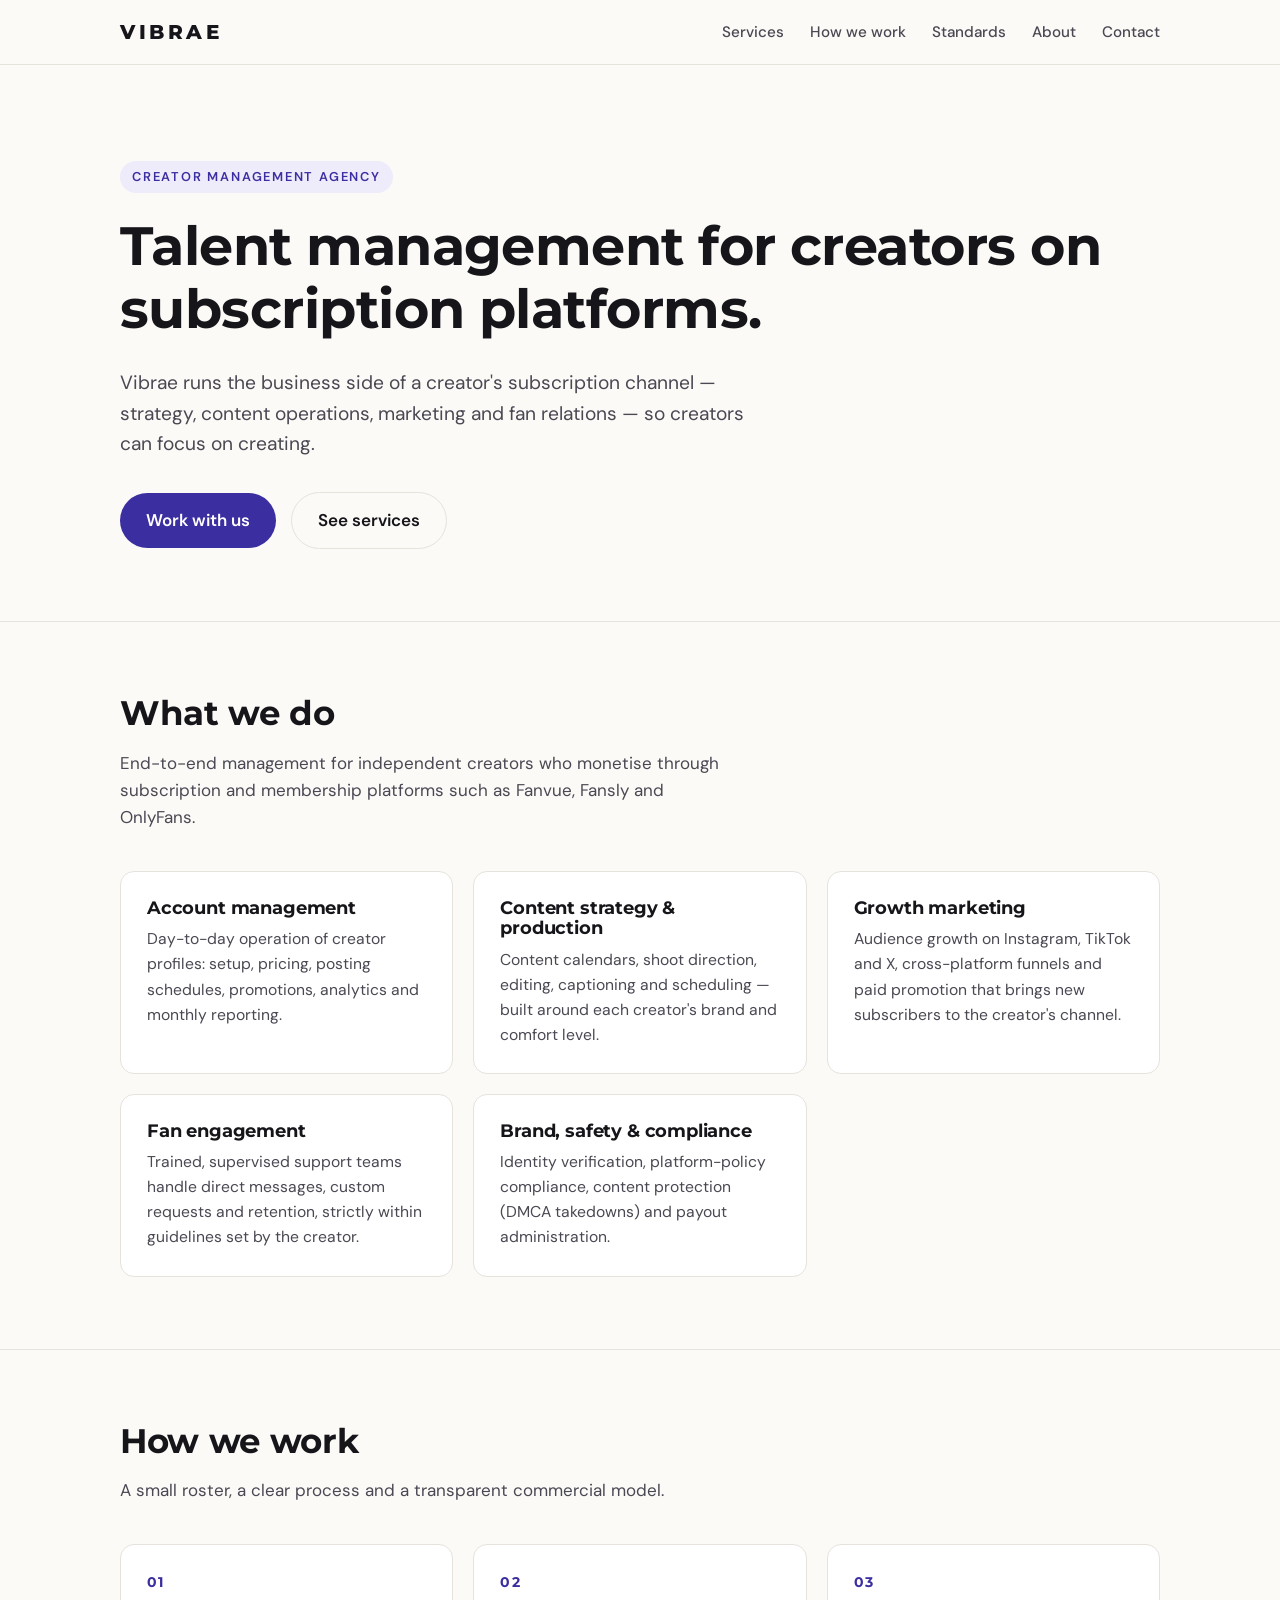
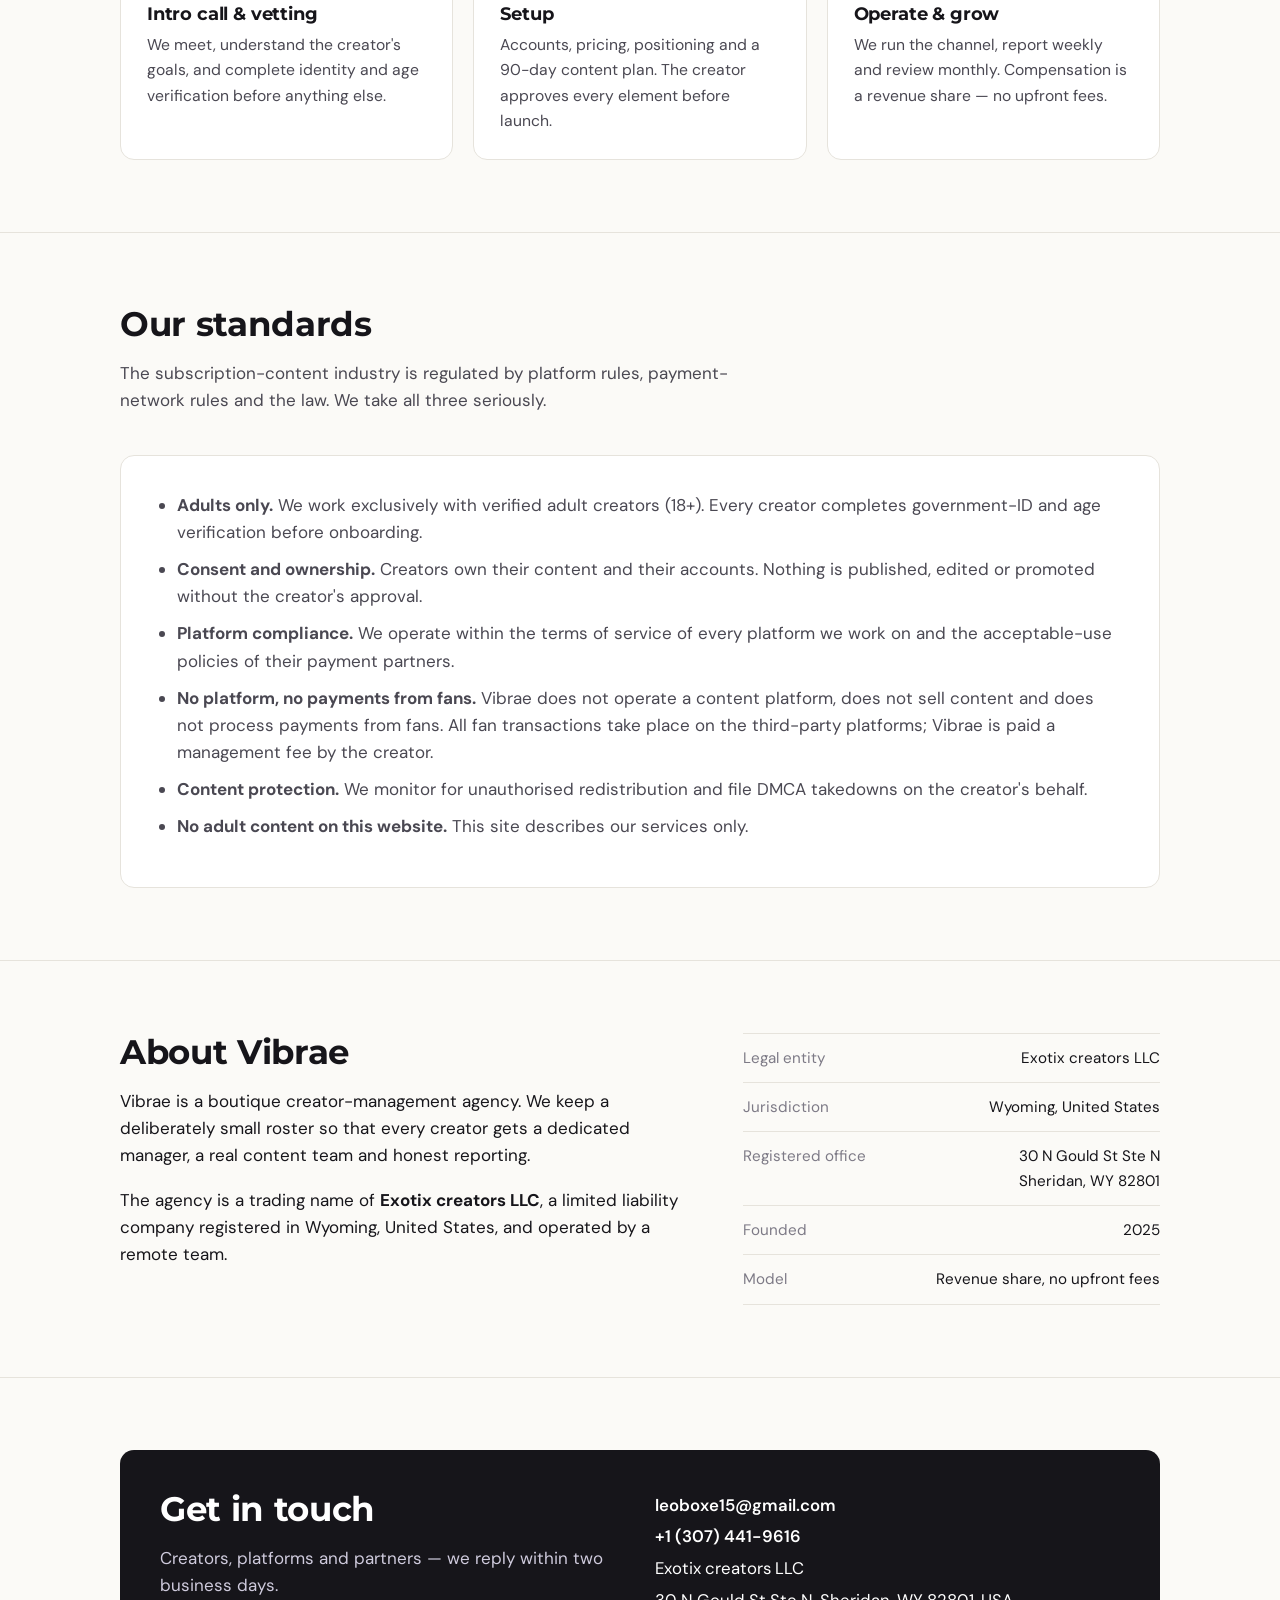
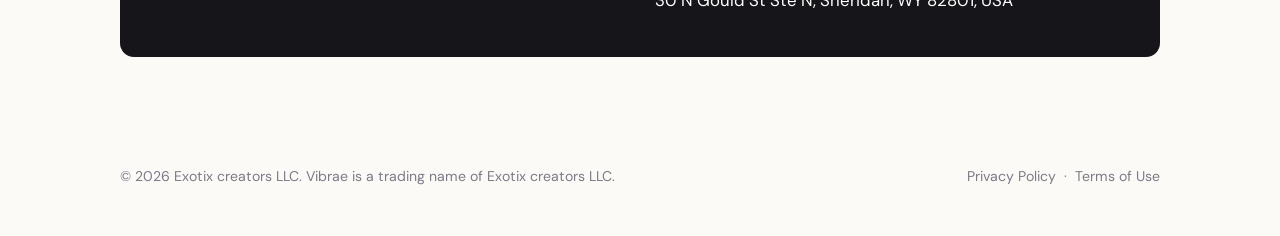
<file: index.html>
<!DOCTYPE html>
<html lang="en">
<head>
  <meta charset="utf-8">
  <meta name="viewport" content="width=device-width, initial-scale=1">
  <title>Vibrae — Creator Management Agency</title>
  <meta name="description" content="Vibrae is a boutique management agency for creators on subscription platforms. Account management, content strategy, growth marketing and fan engagement — operated by Exotix creators LLC (Wyoming, USA).">
  <link rel="canonical" href="https://vibrae.vip/">
  <meta property="og:title" content="Vibrae — Creator Management Agency">
  <meta property="og:description" content="Talent management for creators on subscription platforms. Strategy, content operations, marketing and fan relations.">
  <meta property="og:url" content="https://vibrae.vip/">
  <meta property="og:type" content="website">
  <link rel="icon" href="data:image/svg+xml,%3Csvg xmlns='http://www.w3.org/2000/svg' viewBox='0 0 64 64'%3E%3Crect width='64' height='64' rx='14' fill='%233b2ea0'/%3E%3Ctext x='32' y='44' font-family='Arial,Helvetica,sans-serif' font-size='36' font-weight='700' fill='white' text-anchor='middle'%3EV%3C/text%3E%3C/svg%3E">
  <link rel="preconnect" href="https://fonts.googleapis.com">
  <link rel="preconnect" href="https://fonts.gstatic.com" crossorigin>
  <link href="https://fonts.googleapis.com/css2?family=DM+Sans:wght@400;500;600&family=Montserrat:wght@700;800&display=swap" rel="stylesheet">
  <link rel="stylesheet" href="styles.css">
</head>
<body>

<header class="site-header">
  <div class="wrap">
    <a class="brand" href="/">VIBRAE</a>
    <nav class="nav" aria-label="Main">
      <a href="#services">Services</a>
      <a href="#process">How we work</a>
      <a href="#standards">Standards</a>
      <a href="#about">About</a>
      <a href="#contact">Contact</a>
    </nav>
  </div>
</header>

<main>

  <section class="hero">
    <div class="wrap">
      <span class="eyebrow">Creator management agency</span>
      <h1>Talent management for creators on subscription platforms.</h1>
      <p class="lead">Vibrae runs the business side of a creator's subscription channel — strategy, content operations, marketing and fan relations — so creators can focus on creating.</p>
      <a class="btn" href="mailto:leoboxe15@gmail.com">Work with us</a>
      <a class="btn ghost" href="#services">See services</a>
    </div>
  </section>

  <section id="services">
    <div class="wrap">
      <h2>What we do</h2>
      <p class="section-intro">End-to-end management for independent creators who monetise through subscription and membership platforms such as Fanvue, Fansly and OnlyFans.</p>
      <div class="grid">
        <div class="card">
          <h3>Account management</h3>
          <p>Day-to-day operation of creator profiles: setup, pricing, posting schedules, promotions, analytics and monthly reporting.</p>
        </div>
        <div class="card">
          <h3>Content strategy &amp; production</h3>
          <p>Content calendars, shoot direction, editing, captioning and scheduling — built around each creator's brand and comfort level.</p>
        </div>
        <div class="card">
          <h3>Growth marketing</h3>
          <p>Audience growth on Instagram, TikTok and X, cross-platform funnels and paid promotion that brings new subscribers to the creator's channel.</p>
        </div>
        <div class="card">
          <h3>Fan engagement</h3>
          <p>Trained, supervised support teams handle direct messages, custom requests and retention, strictly within guidelines set by the creator.</p>
        </div>
        <div class="card">
          <h3>Brand, safety &amp; compliance</h3>
          <p>Identity verification, platform-policy compliance, content protection (DMCA takedowns) and payout administration.</p>
        </div>
      </div>
    </div>
  </section>

  <section id="process">
    <div class="wrap">
      <h2>How we work</h2>
      <p class="section-intro">A small roster, a clear process and a transparent commercial model.</p>
      <div class="grid">
        <div class="card">
          <div class="num">01</div>
          <h3>Intro call &amp; vetting</h3>
          <p>We meet, understand the creator's goals, and complete identity and age verification before anything else.</p>
        </div>
        <div class="card">
          <div class="num">02</div>
          <h3>Setup</h3>
          <p>Accounts, pricing, positioning and a 90-day content plan. The creator approves every element before launch.</p>
        </div>
        <div class="card">
          <div class="num">03</div>
          <h3>Operate &amp; grow</h3>
          <p>We run the channel, report weekly and review monthly. Compensation is a revenue share — no upfront fees.</p>
        </div>
      </div>
    </div>
  </section>

  <section id="standards">
    <div class="wrap">
      <h2>Our standards</h2>
      <p class="section-intro">The subscription-content industry is regulated by platform rules, payment-network rules and the law. We take all three seriously.</p>
      <div class="standards">
        <ul>
          <li><strong>Adults only.</strong> We work exclusively with verified adult creators (18+). Every creator completes government-ID and age verification before onboarding.</li>
          <li><strong>Consent and ownership.</strong> Creators own their content and their accounts. Nothing is published, edited or promoted without the creator's approval.</li>
          <li><strong>Platform compliance.</strong> We operate within the terms of service of every platform we work on and the acceptable-use policies of their payment partners.</li>
          <li><strong>No platform, no payments from fans.</strong> Vibrae does not operate a content platform, does not sell content and does not process payments from fans. All fan transactions take place on the third-party platforms; Vibrae is paid a management fee by the creator.</li>
          <li><strong>Content protection.</strong> We monitor for unauthorised redistribution and file DMCA takedowns on the creator's behalf.</li>
          <li><strong>No adult content on this website.</strong> This site describes our services only.</li>
        </ul>
      </div>
    </div>
  </section>

  <section id="about">
    <div class="wrap">
      <div class="about-grid">
        <div>
          <h2>About Vibrae</h2>
          <p>Vibrae is a boutique creator-management agency. We keep a deliberately small roster so that every creator gets a dedicated manager, a real content team and honest reporting.</p>
          <p>The agency is a trading name of <strong>Exotix creators LLC</strong>, a limited liability company registered in Wyoming, United States, and operated by a remote team.</p>
        </div>
        <ul class="facts">
          <li><span>Legal entity</span><span>Exotix creators LLC</span></li>
          <li><span>Jurisdiction</span><span>Wyoming, United States</span></li>
          <li><span>Registered office</span><span>30 N Gould St Ste N<br>Sheridan, WY 82801</span></li>
          <li><span>Founded</span><span>2025</span></li>
          <li><span>Model</span><span>Revenue share, no upfront fees</span></li>
        </ul>
      </div>
    </div>
  </section>

  <section id="contact">
    <div class="wrap">
      <div class="contact-box">
        <div>
          <h2>Get in touch</h2>
          <p>Creators, platforms and partners — we reply within two business days.</p>
        </div>
        <div class="lines">
          <a href="mailto:leoboxe15@gmail.com">leoboxe15@gmail.com</a><br>
          <a href="tel:+13074419616">+1 (307) 441-9616</a><br>
          Exotix creators LLC<br>
          30 N Gould St Ste N, Sheridan, WY 82801, USA
        </div>
      </div>
    </div>
  </section>

</main>

<footer class="site-footer">
  <div class="wrap">
    <div>© 2026 Exotix creators LLC. Vibrae is a trading name of Exotix creators LLC.</div>
    <div><a href="privacy.html">Privacy Policy</a> &nbsp;·&nbsp; <a href="terms.html">Terms of Use</a></div>
  </div>
</footer>

</body>
</html>
</file>
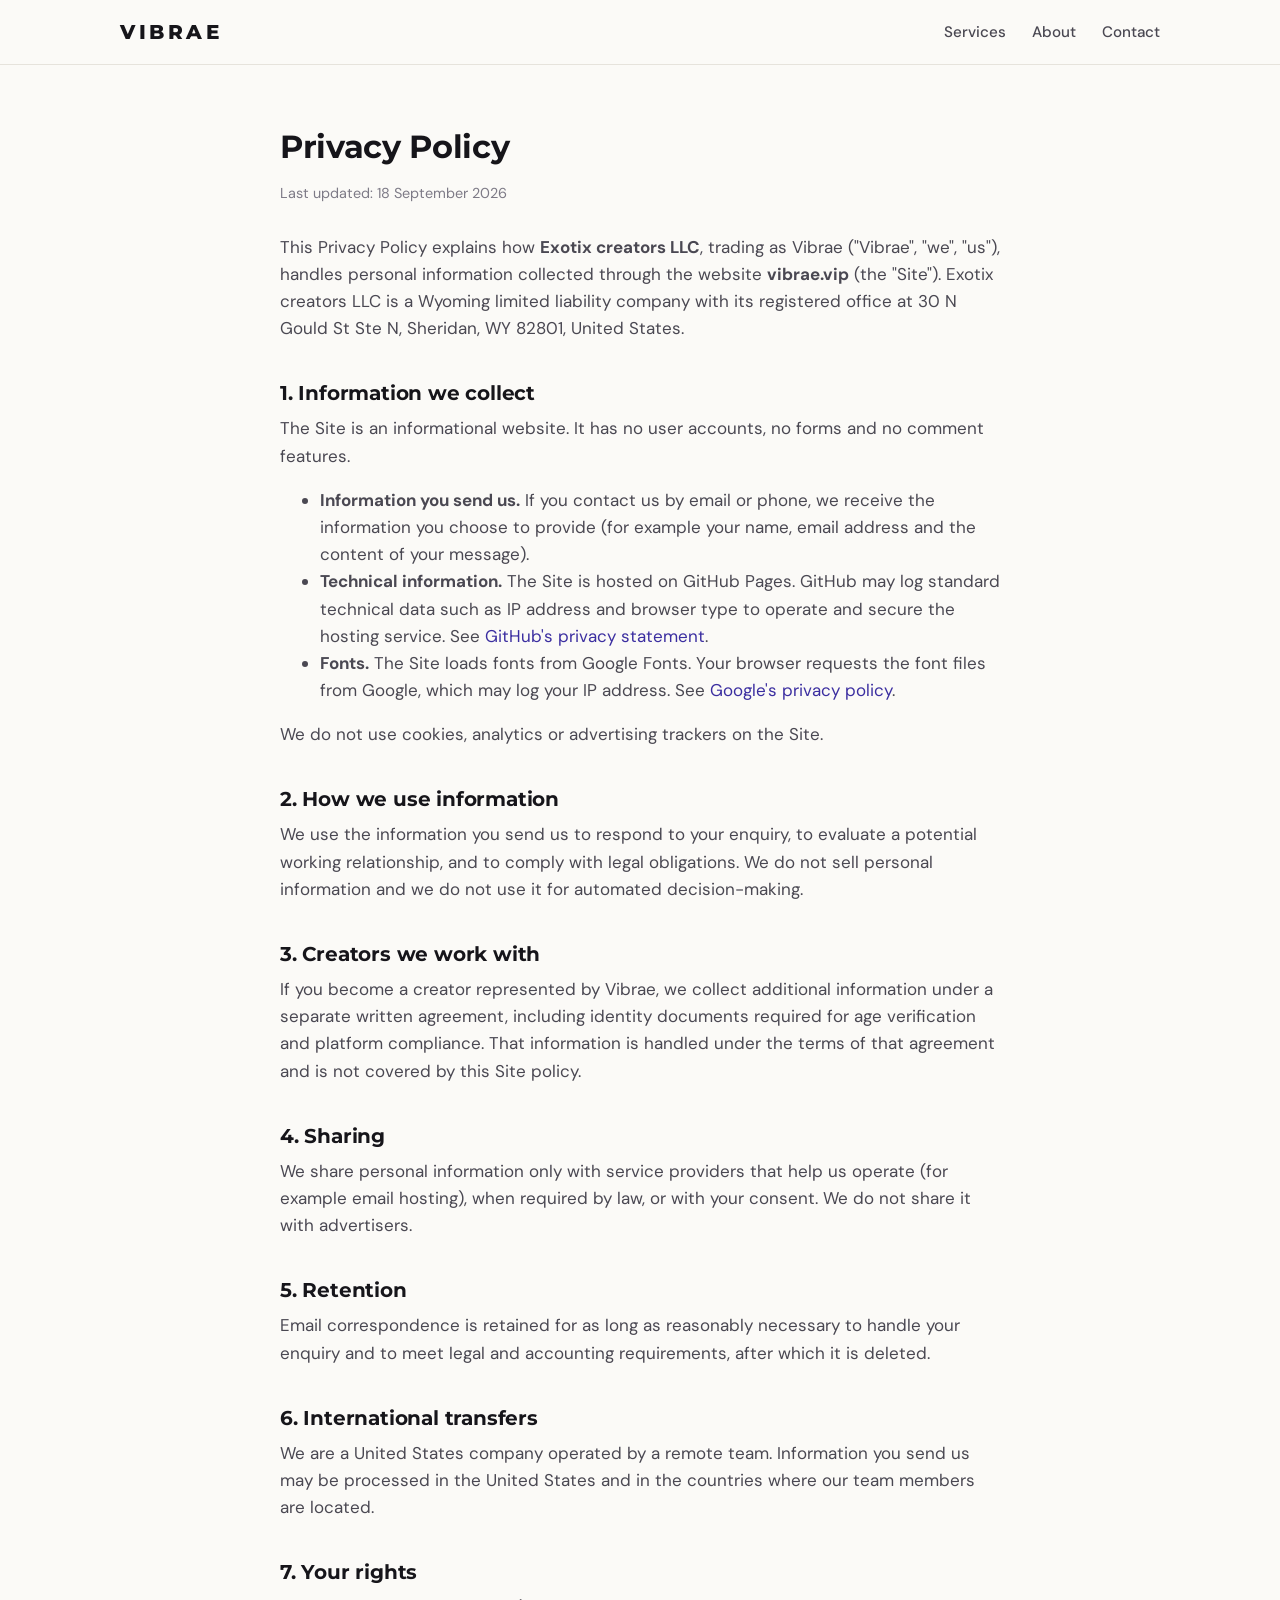
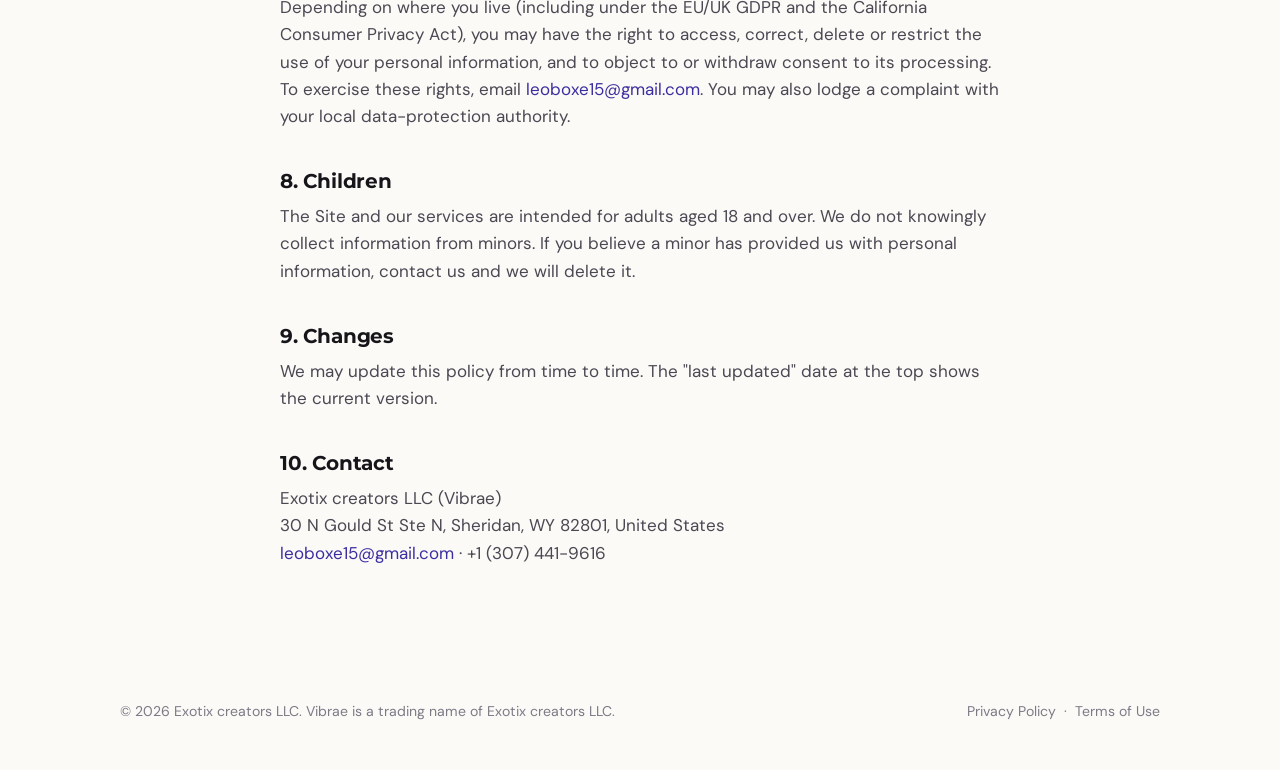
<file: privacy.html>
<!DOCTYPE html>
<html lang="en">
<head>
  <meta charset="utf-8">
  <meta name="viewport" content="width=device-width, initial-scale=1">
  <title>Privacy Policy — Vibrae</title>
  <meta name="description" content="Privacy Policy for vibrae.vip, operated by Exotix creators LLC.">
  <link rel="canonical" href="https://vibrae.vip/privacy.html">
  <link rel="icon" href="data:image/svg+xml,%3Csvg xmlns='http://www.w3.org/2000/svg' viewBox='0 0 64 64'%3E%3Crect width='64' height='64' rx='14' fill='%233b2ea0'/%3E%3Ctext x='32' y='44' font-family='Arial,Helvetica,sans-serif' font-size='36' font-weight='700' fill='white' text-anchor='middle'%3EV%3C/text%3E%3C/svg%3E">
  <link rel="preconnect" href="https://fonts.googleapis.com">
  <link rel="preconnect" href="https://fonts.gstatic.com" crossorigin>
  <link href="https://fonts.googleapis.com/css2?family=DM+Sans:wght@400;500;600&family=Montserrat:wght@700;800&display=swap" rel="stylesheet">
  <link rel="stylesheet" href="styles.css">
</head>
<body>

<header class="site-header">
  <div class="wrap">
    <a class="brand" href="/">VIBRAE</a>
    <nav class="nav" aria-label="Main">
      <a href="/#services">Services</a>
      <a href="/#about">About</a>
      <a href="/#contact">Contact</a>
    </nav>
  </div>
</header>

<main class="legal">
  <h1>Privacy Policy</h1>
  <p class="meta">Last updated: 18 September 2026</p>

  <p>This Privacy Policy explains how <strong>Exotix creators LLC</strong>, trading as Vibrae ("Vibrae", "we", "us"), handles personal information collected through the website <strong>vibrae.vip</strong> (the "Site"). Exotix creators LLC is a Wyoming limited liability company with its registered office at 30 N Gould St Ste N, Sheridan, WY 82801, United States.</p>

  <h2>1. Information we collect</h2>
  <p>The Site is an informational website. It has no user accounts, no forms and no comment features.</p>
  <ul>
    <li><strong>Information you send us.</strong> If you contact us by email or phone, we receive the information you choose to provide (for example your name, email address and the content of your message).</li>
    <li><strong>Technical information.</strong> The Site is hosted on GitHub Pages. GitHub may log standard technical data such as IP address and browser type to operate and secure the hosting service. See <a href="https://docs.github.com/en/site-policy/privacy-policies/github-general-privacy-statement" rel="noopener">GitHub's privacy statement</a>.</li>
    <li><strong>Fonts.</strong> The Site loads fonts from Google Fonts. Your browser requests the font files from Google, which may log your IP address. See <a href="https://policies.google.com/privacy" rel="noopener">Google's privacy policy</a>.</li>
  </ul>
  <p>We do not use cookies, analytics or advertising trackers on the Site.</p>

  <h2>2. How we use information</h2>
  <p>We use the information you send us to respond to your enquiry, to evaluate a potential working relationship, and to comply with legal obligations. We do not sell personal information and we do not use it for automated decision-making.</p>

  <h2>3. Creators we work with</h2>
  <p>If you become a creator represented by Vibrae, we collect additional information under a separate written agreement, including identity documents required for age verification and platform compliance. That information is handled under the terms of that agreement and is not covered by this Site policy.</p>

  <h2>4. Sharing</h2>
  <p>We share personal information only with service providers that help us operate (for example email hosting), when required by law, or with your consent. We do not share it with advertisers.</p>

  <h2>5. Retention</h2>
  <p>Email correspondence is retained for as long as reasonably necessary to handle your enquiry and to meet legal and accounting requirements, after which it is deleted.</p>

  <h2>6. International transfers</h2>
  <p>We are a United States company operated by a remote team. Information you send us may be processed in the United States and in the countries where our team members are located.</p>

  <h2>7. Your rights</h2>
  <p>Depending on where you live (including under the EU/UK GDPR and the California Consumer Privacy Act), you may have the right to access, correct, delete or restrict the use of your personal information, and to object to or withdraw consent to its processing. To exercise these rights, email <a href="mailto:leoboxe15@gmail.com">leoboxe15@gmail.com</a>. You may also lodge a complaint with your local data-protection authority.</p>

  <h2>8. Children</h2>
  <p>The Site and our services are intended for adults aged 18 and over. We do not knowingly collect information from minors. If you believe a minor has provided us with personal information, contact us and we will delete it.</p>

  <h2>9. Changes</h2>
  <p>We may update this policy from time to time. The "last updated" date at the top shows the current version.</p>

  <h2>10. Contact</h2>
  <p>Exotix creators LLC (Vibrae)<br>30 N Gould St Ste N, Sheridan, WY 82801, United States<br><a href="mailto:leoboxe15@gmail.com">leoboxe15@gmail.com</a> · +1 (307) 441-9616</p>
</main>

<footer class="site-footer">
  <div class="wrap">
    <div>© 2026 Exotix creators LLC. Vibrae is a trading name of Exotix creators LLC.</div>
    <div><a href="privacy.html">Privacy Policy</a> &nbsp;·&nbsp; <a href="terms.html">Terms of Use</a></div>
  </div>
</footer>

</body>
</html>
</file>
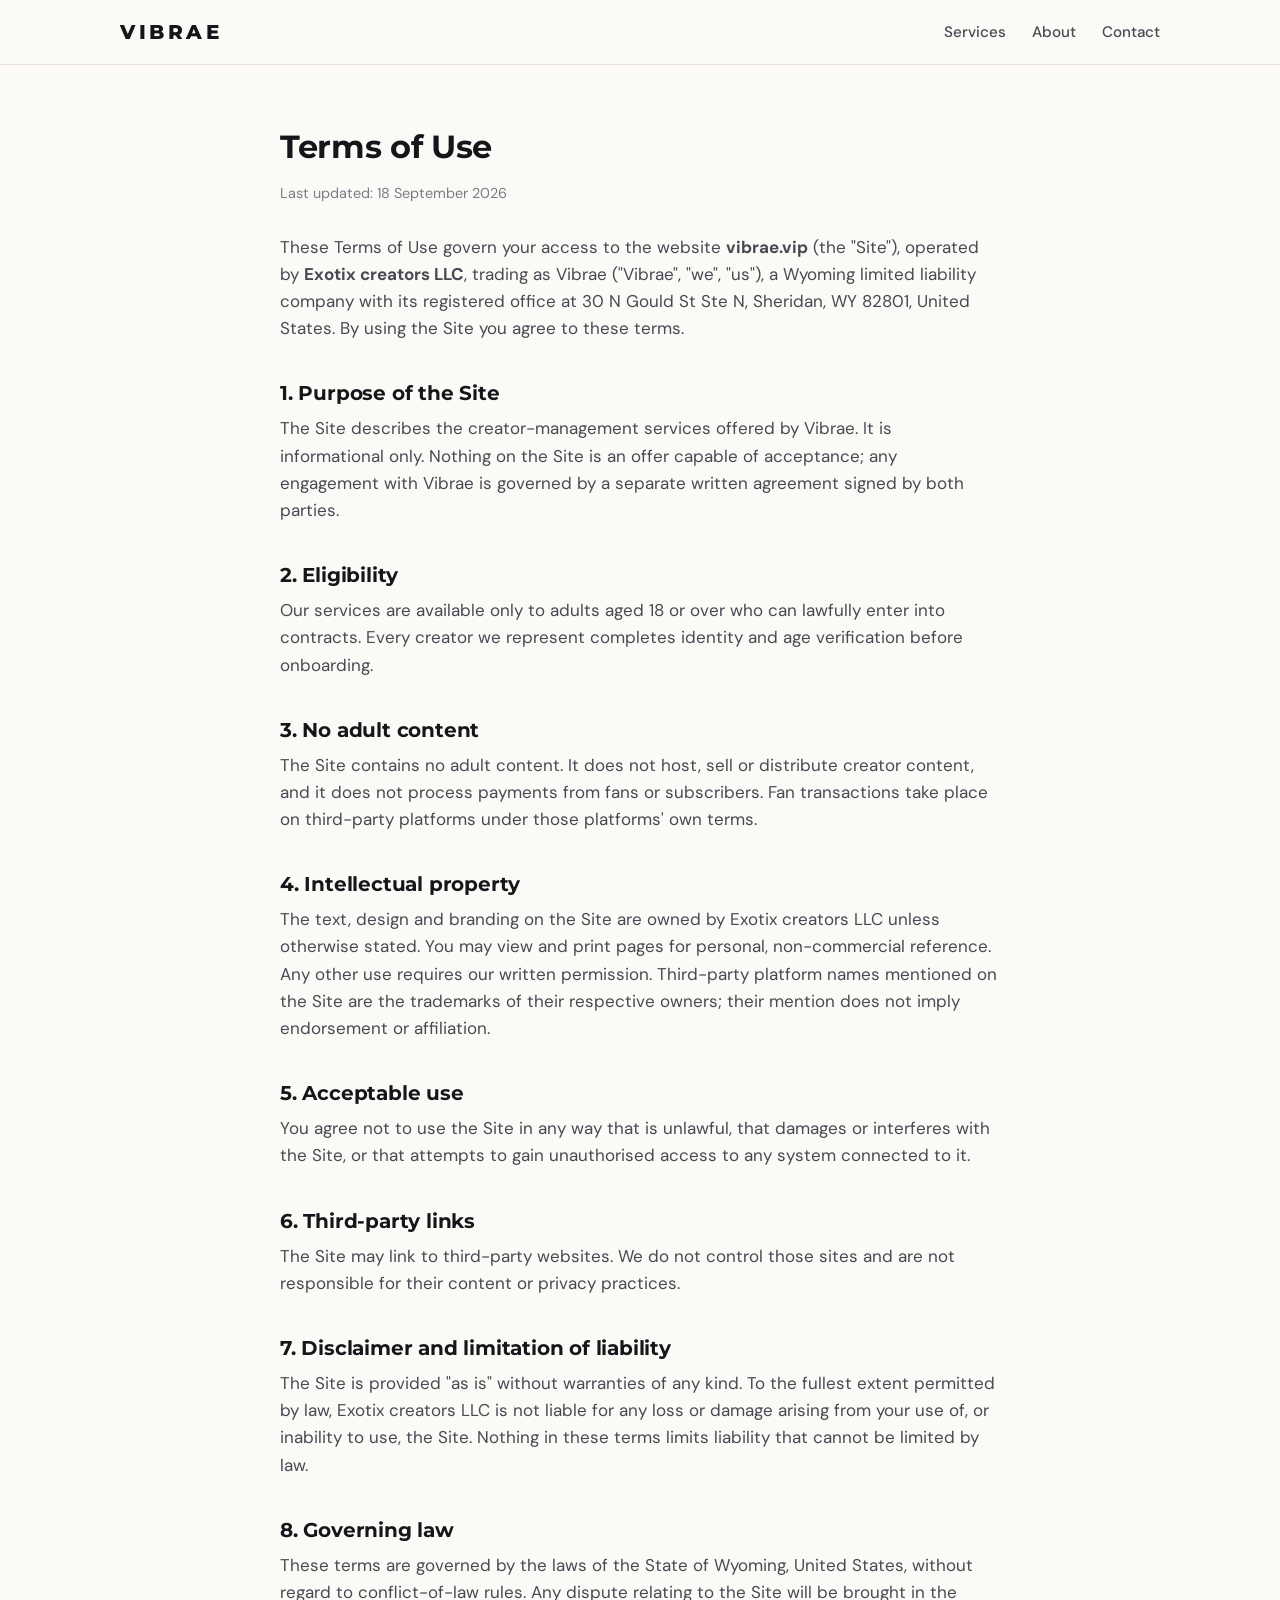
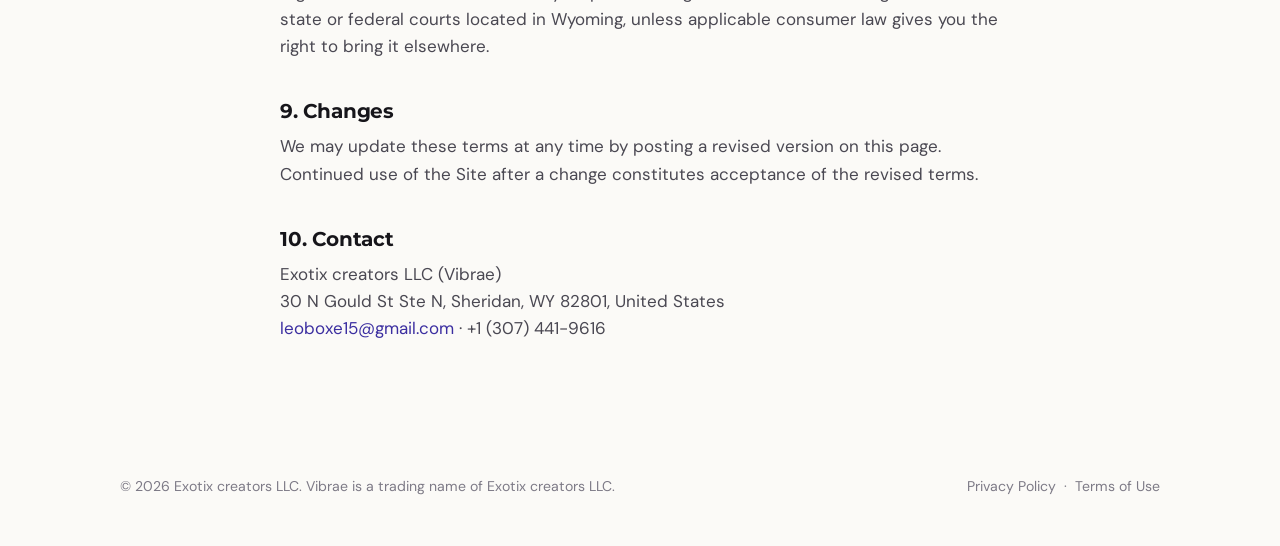
<file: terms.html>
<!DOCTYPE html>
<html lang="en">
<head>
  <meta charset="utf-8">
  <meta name="viewport" content="width=device-width, initial-scale=1">
  <title>Terms of Use — Vibrae</title>
  <meta name="description" content="Terms of Use for vibrae.vip, operated by Exotix creators LLC.">
  <link rel="canonical" href="https://vibrae.vip/terms.html">
  <link rel="icon" href="data:image/svg+xml,%3Csvg xmlns='http://www.w3.org/2000/svg' viewBox='0 0 64 64'%3E%3Crect width='64' height='64' rx='14' fill='%233b2ea0'/%3E%3Ctext x='32' y='44' font-family='Arial,Helvetica,sans-serif' font-size='36' font-weight='700' fill='white' text-anchor='middle'%3EV%3C/text%3E%3C/svg%3E">
  <link rel="preconnect" href="https://fonts.googleapis.com">
  <link rel="preconnect" href="https://fonts.gstatic.com" crossorigin>
  <link href="https://fonts.googleapis.com/css2?family=DM+Sans:wght@400;500;600&family=Montserrat:wght@700;800&display=swap" rel="stylesheet">
  <link rel="stylesheet" href="styles.css">
</head>
<body>

<header class="site-header">
  <div class="wrap">
    <a class="brand" href="/">VIBRAE</a>
    <nav class="nav" aria-label="Main">
      <a href="/#services">Services</a>
      <a href="/#about">About</a>
      <a href="/#contact">Contact</a>
    </nav>
  </div>
</header>

<main class="legal">
  <h1>Terms of Use</h1>
  <p class="meta">Last updated: 18 September 2026</p>

  <p>These Terms of Use govern your access to the website <strong>vibrae.vip</strong> (the "Site"), operated by <strong>Exotix creators LLC</strong>, trading as Vibrae ("Vibrae", "we", "us"), a Wyoming limited liability company with its registered office at 30 N Gould St Ste N, Sheridan, WY 82801, United States. By using the Site you agree to these terms.</p>

  <h2>1. Purpose of the Site</h2>
  <p>The Site describes the creator-management services offered by Vibrae. It is informational only. Nothing on the Site is an offer capable of acceptance; any engagement with Vibrae is governed by a separate written agreement signed by both parties.</p>

  <h2>2. Eligibility</h2>
  <p>Our services are available only to adults aged 18 or over who can lawfully enter into contracts. Every creator we represent completes identity and age verification before onboarding.</p>

  <h2>3. No adult content</h2>
  <p>The Site contains no adult content. It does not host, sell or distribute creator content, and it does not process payments from fans or subscribers. Fan transactions take place on third-party platforms under those platforms' own terms.</p>

  <h2>4. Intellectual property</h2>
  <p>The text, design and branding on the Site are owned by Exotix creators LLC unless otherwise stated. You may view and print pages for personal, non-commercial reference. Any other use requires our written permission. Third-party platform names mentioned on the Site are the trademarks of their respective owners; their mention does not imply endorsement or affiliation.</p>

  <h2>5. Acceptable use</h2>
  <p>You agree not to use the Site in any way that is unlawful, that damages or interferes with the Site, or that attempts to gain unauthorised access to any system connected to it.</p>

  <h2>6. Third-party links</h2>
  <p>The Site may link to third-party websites. We do not control those sites and are not responsible for their content or privacy practices.</p>

  <h2>7. Disclaimer and limitation of liability</h2>
  <p>The Site is provided "as is" without warranties of any kind. To the fullest extent permitted by law, Exotix creators LLC is not liable for any loss or damage arising from your use of, or inability to use, the Site. Nothing in these terms limits liability that cannot be limited by law.</p>

  <h2>8. Governing law</h2>
  <p>These terms are governed by the laws of the State of Wyoming, United States, without regard to conflict-of-law rules. Any dispute relating to the Site will be brought in the state or federal courts located in Wyoming, unless applicable consumer law gives you the right to bring it elsewhere.</p>

  <h2>9. Changes</h2>
  <p>We may update these terms at any time by posting a revised version on this page. Continued use of the Site after a change constitutes acceptance of the revised terms.</p>

  <h2>10. Contact</h2>
  <p>Exotix creators LLC (Vibrae)<br>30 N Gould St Ste N, Sheridan, WY 82801, United States<br><a href="mailto:leoboxe15@gmail.com">leoboxe15@gmail.com</a> · +1 (307) 441-9616</p>
</main>

<footer class="site-footer">
  <div class="wrap">
    <div>© 2026 Exotix creators LLC. Vibrae is a trading name of Exotix creators LLC.</div>
    <div><a href="privacy.html">Privacy Policy</a> &nbsp;·&nbsp; <a href="terms.html">Terms of Use</a></div>
  </div>
</footer>

</body>
</html>
</file>
<file: styles.css>
:root {
  --bg: #fbfaf7;
  --surface: #ffffff;
  --ink: #16151a;
  --ink-2: #4a4852;
  --ink-3: #7d7a86;
  --line: #e6e3dc;
  --accent: #3b2ea0;
  --accent-ink: #ffffff;
  --accent-soft: #eeebfa;
  --max: 1080px;
  --radius: 14px;
}

* { box-sizing: border-box; }
html { scroll-behavior: smooth; }
body {
  margin: 0;
  font-family: "DM Sans", system-ui, -apple-system, "Segoe UI", sans-serif;
  font-size: 17px;
  line-height: 1.6;
  color: var(--ink);
  background: var(--bg);
  -webkit-font-smoothing: antialiased;
}
h1, h2, h3 {
  font-family: "Montserrat", "DM Sans", system-ui, sans-serif;
  font-weight: 700;
  letter-spacing: -0.01em;
  line-height: 1.15;
  margin: 0 0 0.5em;
}
h1 { font-size: clamp(2.1rem, 5vw, 3.4rem); }
h2 { font-size: clamp(1.5rem, 3vw, 2.1rem); }
h3 { font-size: 1.1rem; }
p { margin: 0 0 1em; }
a { color: var(--accent); text-decoration: none; }
a:hover { text-decoration: underline; }

.wrap { max-width: var(--max); margin: 0 auto; padding: 0 20px; }

/* Header */
.site-header {
  position: sticky; top: 0; z-index: 10;
  background: rgba(251, 250, 247, 0.92);
  backdrop-filter: blur(8px);
  border-bottom: 1px solid var(--line);
}
.site-header .wrap {
  display: flex; align-items: center; justify-content: space-between;
  height: 64px;
}
.brand {
  font-family: "Montserrat", sans-serif;
  font-weight: 800;
  font-size: 1.25rem;
  letter-spacing: 0.18em;
  color: var(--ink);
  text-decoration: none;
}
.brand:hover { text-decoration: none; }
.nav { display: flex; gap: 26px; }
.nav a { color: var(--ink-2); font-size: 0.95rem; font-weight: 500; }
.nav a:hover { color: var(--ink); text-decoration: none; }
@media (max-width: 640px) { .nav { display: none; } }

/* Hero */
.hero { padding: 96px 0 72px; }
.hero .eyebrow {
  display: inline-block;
  font-size: 0.8rem; font-weight: 600; letter-spacing: 0.14em; text-transform: uppercase;
  color: var(--accent); background: var(--accent-soft);
  padding: 6px 12px; border-radius: 999px; margin-bottom: 22px;
}
.hero p.lead { font-size: 1.2rem; color: var(--ink-2); max-width: 640px; margin-bottom: 32px; }
.btn {
  display: inline-block;
  background: var(--accent); color: var(--accent-ink);
  font-weight: 600; padding: 14px 26px; border-radius: 999px;
}
.btn:hover { text-decoration: none; filter: brightness(1.08); }
.btn.ghost { background: transparent; color: var(--ink); border: 1px solid var(--line); margin-left: 10px; }

/* Sections */
section { padding: 72px 0; }
section + section { border-top: 1px solid var(--line); }
.section-intro { max-width: 620px; color: var(--ink-2); margin-bottom: 40px; }

.grid { display: grid; gap: 20px; grid-template-columns: repeat(auto-fit, minmax(260px, 1fr)); }
.card {
  background: var(--surface);
  border: 1px solid var(--line);
  border-radius: var(--radius);
  padding: 26px;
}
.card h3 { margin-bottom: 8px; }
.card p { color: var(--ink-2); margin: 0; font-size: 0.98rem; }
.card .num {
  font-family: "Montserrat", sans-serif; font-weight: 700;
  color: var(--accent); font-size: 0.9rem; letter-spacing: 0.1em; margin-bottom: 10px;
}

.standards {
  background: var(--surface);
  border: 1px solid var(--line);
  border-radius: var(--radius);
  padding: 36px;
}
.standards ul { margin: 0; padding-left: 20px; color: var(--ink-2); }
.standards li { margin-bottom: 10px; }

.about-grid { display: grid; gap: 40px; grid-template-columns: 1.4fr 1fr; align-items: start; }
@media (max-width: 760px) { .about-grid { grid-template-columns: 1fr; } }
.facts { list-style: none; padding: 0; margin: 0; }
.facts li { border-top: 1px solid var(--line); padding: 12px 0; display: flex; justify-content: space-between; gap: 16px; font-size: 0.95rem; }
.facts li:last-child { border-bottom: 1px solid var(--line); }
.facts span:first-child { color: var(--ink-3); }
.facts span:last-child { text-align: right; }

/* Contact */
.contact-box {
  background: var(--ink); color: #fff;
  border-radius: var(--radius); padding: 40px;
  display: grid; gap: 30px; grid-template-columns: 1fr 1fr;
}
@media (max-width: 760px) { .contact-box { grid-template-columns: 1fr; } }
.contact-box h2 { color: #fff; }
.contact-box p { color: #cfcbdd; }
.contact-box a { color: #fff; font-weight: 600; }
.contact-box .lines { font-size: 1.05rem; line-height: 1.9; }

/* Footer */
.site-footer { padding: 36px 0 48px; color: var(--ink-3); font-size: 0.88rem; }
.site-footer .wrap { display: flex; flex-wrap: wrap; gap: 12px 28px; justify-content: space-between; }
.site-footer a { color: var(--ink-3); }

/* Legal pages */
.legal { max-width: 760px; padding: 64px 20px 80px; margin: 0 auto; }
.legal h1 { font-size: 2rem; }
.legal h2 { font-size: 1.25rem; margin-top: 2em; }
.legal p, .legal li { color: var(--ink-2); }
.legal .meta { color: var(--ink-3); font-size: 0.9rem; margin-bottom: 2em; }
</file>
